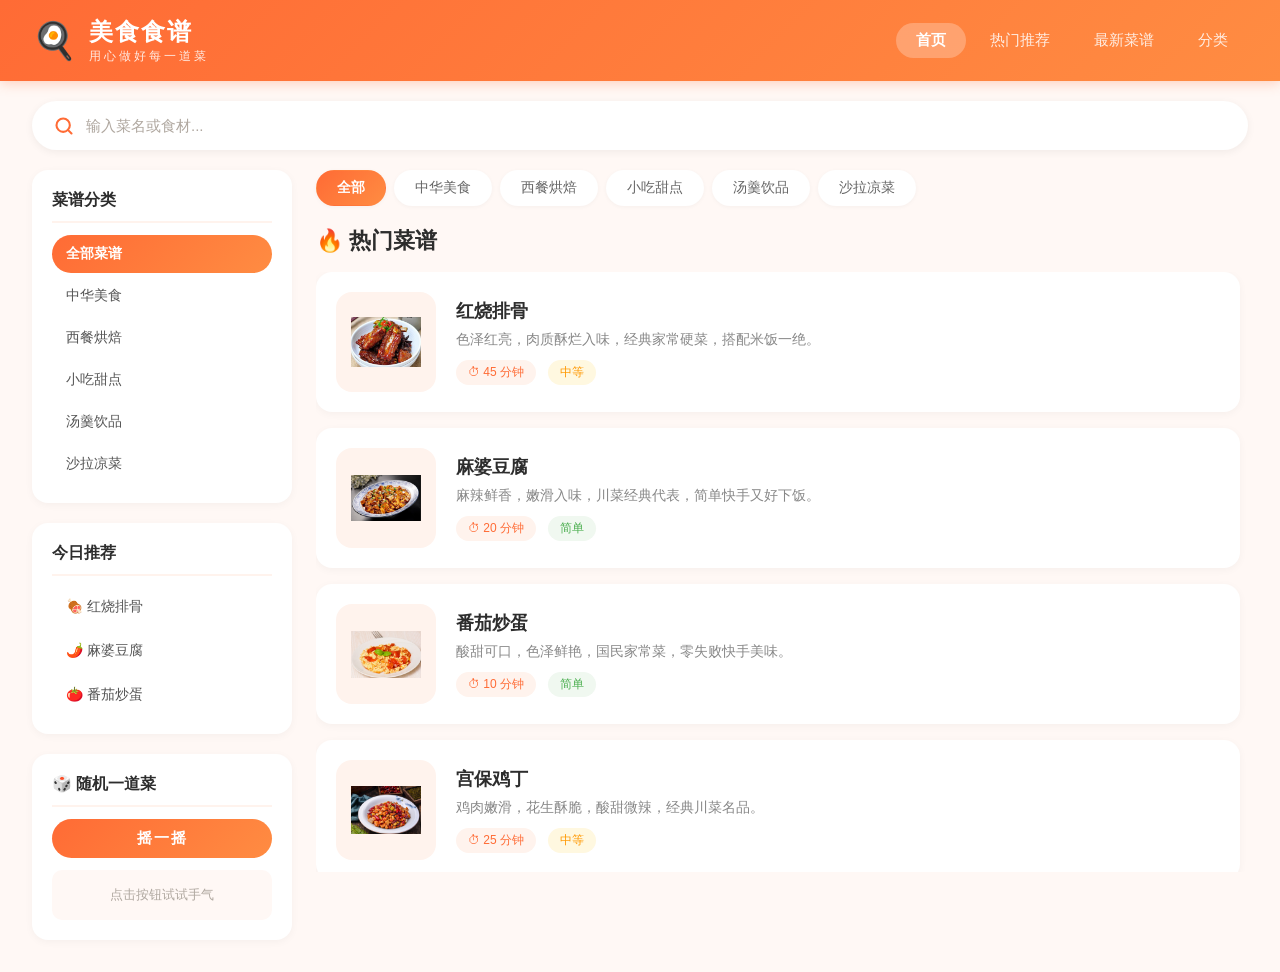
<file: index.html>
<!DOCTYPE html>
<html lang="zh-CN">
<head>
  <meta charset="UTF-8">
  <meta name="viewport" content="width=device-width, initial-scale=1.0">
  <title>美食食谱 - 用心做好每一道菜</title>
  <link rel="stylesheet" href="css/style.css">
</head>
<body>

  <header class="header">
    <div class="header-left">
      <div class="logo">
        <span class="logo-icon">🍳</span>
        <div class="logo-text">
          <h1>美食食谱</h1>
          <p>用心做好每一道菜</p>
        </div>
      </div>
    </div>
    <nav class="header-nav">
      <a href="#" class="nav-item active" data-view="home">首页</a>
      <a href="#" class="nav-item" data-view="hot">热门推荐</a>
      <a href="#" class="nav-item" data-view="newest">最新菜谱</a>
      <a href="#" class="nav-item" data-view="category">分类</a>
    </nav>
  </header>

  <div class="search-bar">
    <span class="search-icon">
      <svg width="20" height="20" viewBox="0 0 24 24" fill="none" stroke="currentColor" stroke-width="2.5" stroke-linecap="round" stroke-linejoin="round">
        <circle cx="11" cy="11" r="8"></circle>
        <line x1="21" y1="21" x2="16.65" y2="16.65"></line>
      </svg>
    </span>
    <input type="text" class="search-input" id="searchInput" placeholder="输入菜名或食材...">
  </div>

  <div class="container">
    <aside class="sidebar">
      <div class="sidebar-section">
        <h3 class="sidebar-title">菜谱分类</h3>
        <ul class="category-list" id="categoryList">
          <li class="category-item active" data-category="all">全部菜谱</li>
          <li class="category-item" data-category="chinese">中华美食</li>
          <li class="category-item" data-category="western">西餐烘焙</li>
          <li class="category-item" data-category="dessert">小吃甜点</li>
          <li class="category-item" data-category="soup">汤羹饮品</li>
          <li class="category-item" data-category="salad">沙拉凉菜</li>
        </ul>
      </div>

      <div class="sidebar-section">
        <h3 class="sidebar-title">今日推荐</h3>
        <ul class="recommend-list" id="recommendList">
          <li class="recommend-item" data-id="1">🍖 红烧排骨</li>
          <li class="recommend-item" data-id="2">🌶️ 麻婆豆腐</li>
          <li class="recommend-item" data-id="3">🍅 番茄炒蛋</li>
        </ul>
      </div>

      <div class="sidebar-section">
        <h3 class="sidebar-title">🎲 随机一道菜</h3>
        <button class="random-btn" id="randomBtn">摇一摇</button>
        <div class="random-result" id="randomResult">
          <p class="random-placeholder">点击按钮试试手气</p>
        </div>
      </div>
    </aside>

    <main class="main-content">
      <div class="tab-bar" id="tabBar">
        <span class="tab-item active" data-category="all">全部</span>
        <span class="tab-item" data-category="chinese">中华美食</span>
        <span class="tab-item" data-category="western">西餐烘焙</span>
        <span class="tab-item" data-category="dessert">小吃甜点</span>
        <span class="tab-item" data-category="soup">汤羹饮品</span>
        <span class="tab-item" data-category="salad">沙拉凉菜</span>
      </div>

      <section class="recipe-section">
        <h2 class="section-title" id="sectionTitle">🔥 热门菜谱</h2>
        <div class="recipe-grid" id="recipeGrid"></div>
      </section>
    </main>
  </div>

  <script src="js/data.js"></script>
  <script src="js/script.js"></script>
</body>
</html>
</file>
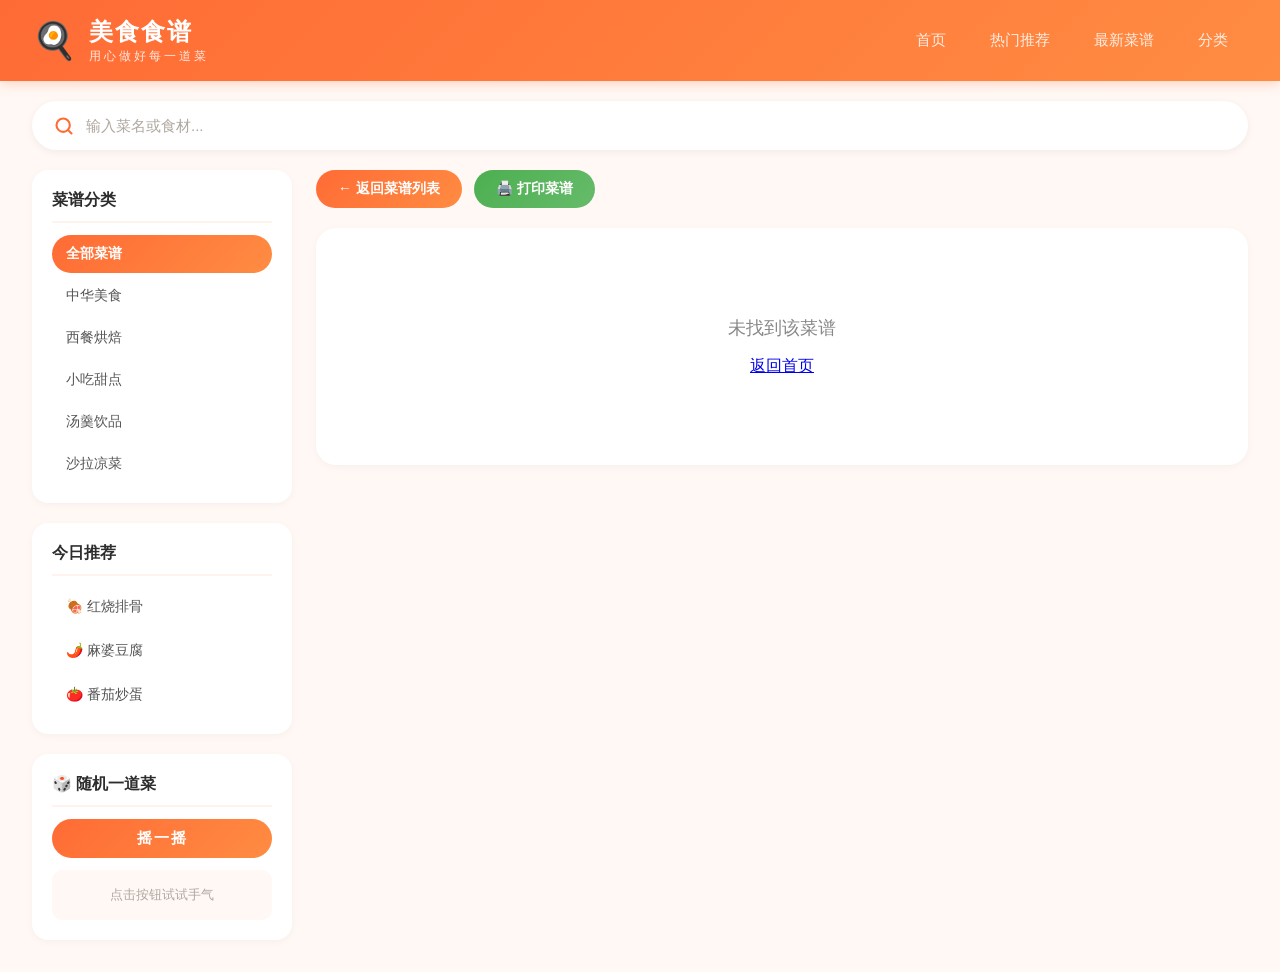
<file: recipe.html>
<!DOCTYPE html>
<html lang="zh-CN">
<head>
  <meta charset="UTF-8">
  <meta name="viewport" content="width=device-width, initial-scale=1.0">
  <title>美食食谱 - 详情</title>
  <link rel="stylesheet" href="css/style.css">
  <link rel="stylesheet" href="css/recipe.css">
</head>
<body>

  <header class="header">
    <div class="header-left">
      <div class="logo">
        <span class="logo-icon">🍳</span>
        <div class="logo-text">
          <h1>美食食谱</h1>
          <p>用心做好每一道菜</p>
        </div>
      </div>
    </div>
    <nav class="header-nav">
      <a href="index.html" class="nav-item">首页</a>
      <a href="index.html" class="nav-item">热门推荐</a>
      <a href="index.html" class="nav-item">最新菜谱</a>
      <a href="index.html" class="nav-item">分类</a>
    </nav>
  </header>

  <div class="search-bar">
    <span class="search-icon">
      <svg width="20" height="20" viewBox="0 0 24 24" fill="none" stroke="currentColor" stroke-width="2.5" stroke-linecap="round" stroke-linejoin="round">
        <circle cx="11" cy="11" r="8"></circle>
        <line x1="21" y1="21" x2="16.65" y2="16.65"></line>
      </svg>
    </span>
    <input type="text" class="search-input" placeholder="输入菜名或食材...">
  </div>

  <div class="container">
    <aside class="sidebar">
      <div class="sidebar-section">
        <h3 class="sidebar-title">菜谱分类</h3>
        <ul class="category-list">
          <li class="category-item active">全部菜谱</li>
          <li class="category-item">中华美食</li>
          <li class="category-item">西餐烘焙</li>
          <li class="category-item">小吃甜点</li>
          <li class="category-item">汤羹饮品</li>
          <li class="category-item">沙拉凉菜</li>
        </ul>
      </div>

      <div class="sidebar-section">
        <h3 class="sidebar-title">今日推荐</h3>
        <ul class="recommend-list">
          <li class="recommend-item">🍖 红烧排骨</li>
          <li class="recommend-item">🌶️ 麻婆豆腐</li>
          <li class="recommend-item">🍅 番茄炒蛋</li>
        </ul>
      </div>

      <div class="sidebar-section">
        <h3 class="sidebar-title">🎲 随机一道菜</h3>
        <button class="random-btn">摇一摇</button>
        <div class="random-result">
          <p class="random-placeholder">点击按钮试试手气</p>
        </div>
      </div>
    </aside>

    <main class="main-content">
      <div class="detail-toolbar">
        <a href="index.html" class="toolbar-btn back-btn">← 返回菜谱列表</a>
        <button class="toolbar-btn print-btn" onclick="window.print()">🖨️ 打印菜谱</button>
      </div>

      <div class="detail-card" id="recipeDetail">
        <div class="loading">加载中...</div>
      </div>
    </main>
  </div>

  <script src="js/data.js"></script>
  <script src="js/recipe.js"></script>
</body>
</html>
</file>
<file: css/style.css>
* {
  margin: 0;
  padding: 0;
  box-sizing: border-box;
}

body {
  font-family: -apple-system, BlinkMacSystemFont, "Segoe UI", "PingFang SC", "Microsoft YaHei", sans-serif;
  background: #FFF8F5;
  color: #2D2D2D;
  min-height: 100vh;
}

.header {
  background: linear-gradient(135deg, #FF6B35, #FF8C42);
  padding: 16px 32px;
  display: flex;
  justify-content: space-between;
  align-items: center;
  box-shadow: 0 2px 12px rgba(255, 107, 53, 0.3);
  position: sticky;
  top: 0;
  z-index: 100;
}

.header-left {
  flex-shrink: 0;
}

.logo {
  display: flex;
  align-items: center;
  gap: 12px;
}

.logo-icon {
  font-size: 36px;
  line-height: 1;
}

.logo-text h1 {
  font-size: 24px;
  color: #fff;
  font-weight: 700;
  letter-spacing: 2px;
}

.logo-text p {
  font-size: 12px;
  color: rgba(255, 255, 255, 0.85);
  letter-spacing: 3px;
}

.header-nav {
  display: flex;
  gap: 4px;
}

.nav-item {
  color: rgba(255, 255, 255, 0.85);
  text-decoration: none;
  padding: 8px 20px;
  border-radius: 999px;
  font-size: 15px;
  transition: all 0.3s;
}

.nav-item:hover {
  background: rgba(255, 255, 255, 0.2);
  color: #fff;
}

.nav-item.active {
  background: rgba(255, 255, 255, 0.25);
  color: #fff;
  font-weight: 600;
}

.search-bar {
  background: #fff;
  margin: 20px 32px 0;
  padding: 0 20px;
  border-radius: 999px;
  display: flex;
  align-items: center;
  gap: 12px;
  box-shadow: 0 2px 8px rgba(0, 0, 0, 0.06);
  border: 2px solid transparent;
  transition: border-color 0.3s;
}

.search-bar:focus-within {
  border-color: #FF6B35;
}

.search-icon {
  color: #FF6B35;
  display: flex;
  align-items: center;
  flex-shrink: 0;
}

.search-input {
  flex: 1;
  border: none;
  outline: none;
  font-size: 15px;
  padding: 14px 0;
  color: #2D2D2D;
  background: transparent;
}

.search-input::placeholder {
  color: #B0A8A0;
}

.container {
  display: flex;
  gap: 24px;
  padding: 20px 32px 32px;
  min-height: calc(100vh - 140px);
}

.sidebar {
  width: 260px;
  flex-shrink: 0;
  display: flex;
  flex-direction: column;
  gap: 20px;
}

.sidebar-section {
  background: #fff;
  border-radius: 16px;
  padding: 20px;
  box-shadow: 0 2px 8px rgba(0, 0, 0, 0.04);
}

.sidebar-title {
  font-size: 16px;
  color: #2D2D2D;
  margin-bottom: 12px;
  padding-bottom: 10px;
  border-bottom: 2px solid #FFF3ED;
  font-weight: 700;
}

.category-list {
  list-style: none;
  display: flex;
  flex-direction: column;
  gap: 4px;
}

.category-item {
  padding: 10px 14px;
  border-radius: 999px;
  cursor: pointer;
  font-size: 14px;
  color: #555;
  transition: all 0.25s;
  font-weight: 500;
}

.category-item:hover {
  background: #FFF3ED;
  color: #FF6B35;
}

.category-item.active {
  background: linear-gradient(135deg, #FF6B35, #FF8C42);
  color: #fff;
  font-weight: 600;
}

.recommend-list {
  list-style: none;
  display: flex;
  flex-direction: column;
  gap: 6px;
}

.recommend-item {
  padding: 10px 14px;
  border-radius: 999px;
  cursor: pointer;
  font-size: 14px;
  color: #555;
  transition: all 0.25s;
}

.recommend-item:hover {
  background: #FFF3ED;
  color: #FF6B35;
}

.random-btn {
  width: 100%;
  padding: 10px;
  border: none;
  border-radius: 999px;
  background: linear-gradient(135deg, #FF6B35, #FF8C42);
  color: #fff;
  font-size: 15px;
  font-weight: 600;
  cursor: pointer;
  transition: all 0.3s;
  letter-spacing: 2px;
}

.random-btn:hover {
  transform: translateY(-1px);
  box-shadow: 0 4px 12px rgba(255, 107, 53, 0.3);
}

.random-btn:active {
  transform: translateY(0);
}

.random-result {
  margin-top: 12px;
  padding: 12px;
  background: #FFF8F5;
  border-radius: 10px;
  text-align: center;
  min-height: 50px;
  display: flex;
  align-items: center;
  justify-content: center;
}

.random-placeholder {
  font-size: 13px;
  color: #B0A8A0;
}

.random-dish {
  font-size: 14px;
  color: #FF6B35;
  font-weight: 600;
}

.main-content {
  flex: 1;
  min-width: 0;
  display: flex;
  flex-direction: column;
}

.tab-bar {
  display: flex;
  gap: 8px;
  margin-bottom: 20px;
  flex-wrap: wrap;
}

.tab-item {
  padding: 8px 20px;
  border-radius: 999px;
  cursor: pointer;
  font-size: 14px;
  color: #666;
  background: #fff;
  transition: all 0.25s;
  border: 1.5px solid transparent;
  box-shadow: 0 1px 4px rgba(0, 0, 0, 0.04);
}

.tab-item:hover {
  color: #FF6B35;
  background: #FFF3ED;
}

.tab-item.active {
  background: linear-gradient(135deg, #FF6B35, #FF8C42);
  color: #fff;
  border-color: transparent;
  font-weight: 600;
}

.recipe-section {
  flex: 1;
}

.section-title {
  font-size: 22px;
  color: #2D2D2D;
  margin-bottom: 16px;
  display: flex;
  align-items: center;
  gap: 8px;
}

.recipe-grid {
  display: flex;
  flex-direction: column;
  gap: 16px;
  max-height: calc(100vh - 300px);
  overflow-y: auto;
  padding-right: 8px;
}

.recipe-grid::-webkit-scrollbar {
  width: 6px;
}

.recipe-grid::-webkit-scrollbar-track {
  background: transparent;
}

.recipe-grid::-webkit-scrollbar-thumb {
  background: #E0D0C0;
  border-radius: 3px;
}

.recipe-grid::-webkit-scrollbar-thumb:hover {
  background: #D0C0B0;
}

.recipe-card {
  display: flex;
  background: #fff;
  border-radius: 16px;
  padding: 20px;
  gap: 20px;
  box-shadow: 0 2px 8px rgba(0, 0, 0, 0.04);
  transition: all 0.3s;
  cursor: pointer;
}

.recipe-card:hover {
  transform: translateY(-2px);
  box-shadow: 0 8px 24px rgba(255, 107, 53, 0.12);
}

.recipe-icon {
  width: 100px;
  height: 100px;
  border-radius: 16px;
  background: #FFF3ED;
  display: flex;
  align-items: center;
  justify-content: center;
  flex-shrink: 0;
  overflow: hidden;
}

.recipe-icon img {
  width: 70px;
  height: 70px;
  object-fit: contain;
}

.recipe-info {
  flex: 1;
  display: flex;
  flex-direction: column;
  justify-content: center;
  gap: 6px;
}

.recipe-name {
  font-size: 18px;
  font-weight: 700;
  color: #2D2D2D;
}

.recipe-desc {
  font-size: 14px;
  color: #888;
  line-height: 1.5;
  display: -webkit-box;
  -webkit-line-clamp: 2;
  -webkit-box-orient: vertical;
  overflow: hidden;
}

.recipe-meta {
  display: flex;
  gap: 12px;
  margin-top: 4px;
}

.recipe-tag {
  display: inline-flex;
  align-items: center;
  gap: 4px;
  font-size: 12px;
  padding: 4px 12px;
  border-radius: 999px;
  font-weight: 500;
}

.recipe-tag.time {
  background: #FFF3ED;
  color: #FF6B35;
}

.recipe-tag.difficulty {
  background: #F0F8F0;
  color: #4CAF50;
}

.recipe-tag.difficulty.medium {
  background: #FFF8E0;
  color: #FF9800;
}

.recipe-tag.difficulty.hard {
  background: #FFEBEE;
  color: #F44336;
}

.empty-state {
  text-align: center;
  padding: 60px 20px;
  color: #B0A8A0;
  font-size: 16px;
}

.category-grid {
  display: grid;
  grid-template-columns: repeat(auto-fill, minmax(200px, 1fr));
  gap: 20px;
  padding: 8px 0;
}

.category-card {
  background: #fff;
  border-radius: 16px;
  padding: 32px 20px;
  text-align: center;
  cursor: pointer;
  transition: all 0.3s;
  box-shadow: 0 2px 8px rgba(0, 0, 0, 0.04);
}

.category-card:hover {
  transform: translateY(-4px);
  box-shadow: 0 8px 24px rgba(0, 0, 0, 0.08);
}

.category-card-icon {
  font-size: 48px;
  width: 80px;
  height: 80px;
  border-radius: 999px;
  display: flex;
  align-items: center;
  justify-content: center;
  margin: 0 auto 16px;
}

.category-card-name {
  font-size: 18px;
  font-weight: 700;
  color: #2D2D2D;
  margin-bottom: 6px;
}

.category-card-count {
  font-size: 13px;
  color: #B0A8A0;
}
</file>
<file: css/recipe.css>
.detail-toolbar {
  display: flex;
  gap: 12px;
  margin-bottom: 20px;
}

.toolbar-btn {
  padding: 10px 22px;
  border: none;
  border-radius: 999px;
  font-size: 14px;
  font-weight: 600;
  cursor: pointer;
  text-decoration: none;
  transition: all 0.3s;
}

.toolbar-btn:hover {
  transform: translateY(-1px);
  box-shadow: 0 4px 12px rgba(0, 0, 0, 0.15);
}

.back-btn {
  background: linear-gradient(135deg, #FF6B35, #FF8C42);
  color: #fff;
}

.print-btn {
  background: linear-gradient(135deg, #4CAF50, #66BB6A);
  color: #fff;
}

.detail-card {
  background: #fff;
  border-radius: 20px;
  padding: 28px 32px;
  box-shadow: 0 2px 8px rgba(0, 0, 0, 0.04);
}

.loading {
  text-align: center;
  padding: 60px;
  color: #B0A8A0;
  font-size: 16px;
}

.detail-error {
  text-align: center;
  padding: 60px;
  color: #888;
}

.detail-error p {
  font-size: 18px;
  margin-bottom: 16px;
}

.detail-header {
  display: flex;
  gap: 28px;
  padding-bottom: 24px;
  border-bottom: 2px solid #FFF3ED;
  margin-bottom: 24px;
}

.detail-icon {
  width: 120px;
  height: 120px;
  border-radius: 20px;
  background: #FFF3ED;
  display: flex;
  align-items: center;
  justify-content: center;
  flex-shrink: 0;
}

.detail-icon img {
  width: 80px;
  height: 80px;
  object-fit: contain;
}

.detail-header-info {
  flex: 1;
  display: flex;
  flex-direction: column;
  gap: 8px;
  justify-content: center;
}

.detail-name {
  font-size: 26px;
  font-weight: 700;
  color: #2D2D2D;
}

.detail-desc {
  font-size: 14px;
  color: #888;
  line-height: 1.6;
}

.detail-meta {
  display: flex;
  gap: 12px;
  margin-top: 2px;
}

.detail-section {
  margin-bottom: 24px;
}

.detail-section h2 {
  font-size: 18px;
  color: #2D2D2D;
  margin-bottom: 14px;
  display: flex;
  align-items: center;
  gap: 8px;
}

.ingredient-list {
  list-style: none;
  display: grid;
  grid-template-columns: 1fr 1fr;
  gap: 8px;
}

.ingredient-list li {
  padding: 10px 16px;
  background: #FFF8F5;
  border-radius: 999px;
  font-size: 14px;
  color: #555;
  border-left: 3px solid #FF6B35;
}

.step-list {
  list-style: none;
  display: flex;
  flex-direction: column;
  gap: 12px;
}

.step-list li {
  display: flex;
  align-items: flex-start;
  gap: 12px;
  padding: 12px 16px;
  background: #FFF8F5;
  border-radius: 999px;
  font-size: 14px;
  color: #555;
  line-height: 1.6;
}

.step-num {
  display: inline-flex;
  align-items: center;
  justify-content: center;
  width: 26px;
  height: 26px;
  border-radius: 50%;
  background: linear-gradient(135deg, #FF6B35, #FF8C42);
  color: #fff;
  font-size: 13px;
  font-weight: 700;
  flex-shrink: 0;
}

@media print {
  .header, .search-bar, .sidebar, .detail-toolbar { display: none; }
  .container { padding: 0; }
  .main-content { max-width: 100%; }
  .detail-card { box-shadow: none; padding: 0; }
}
</file>
